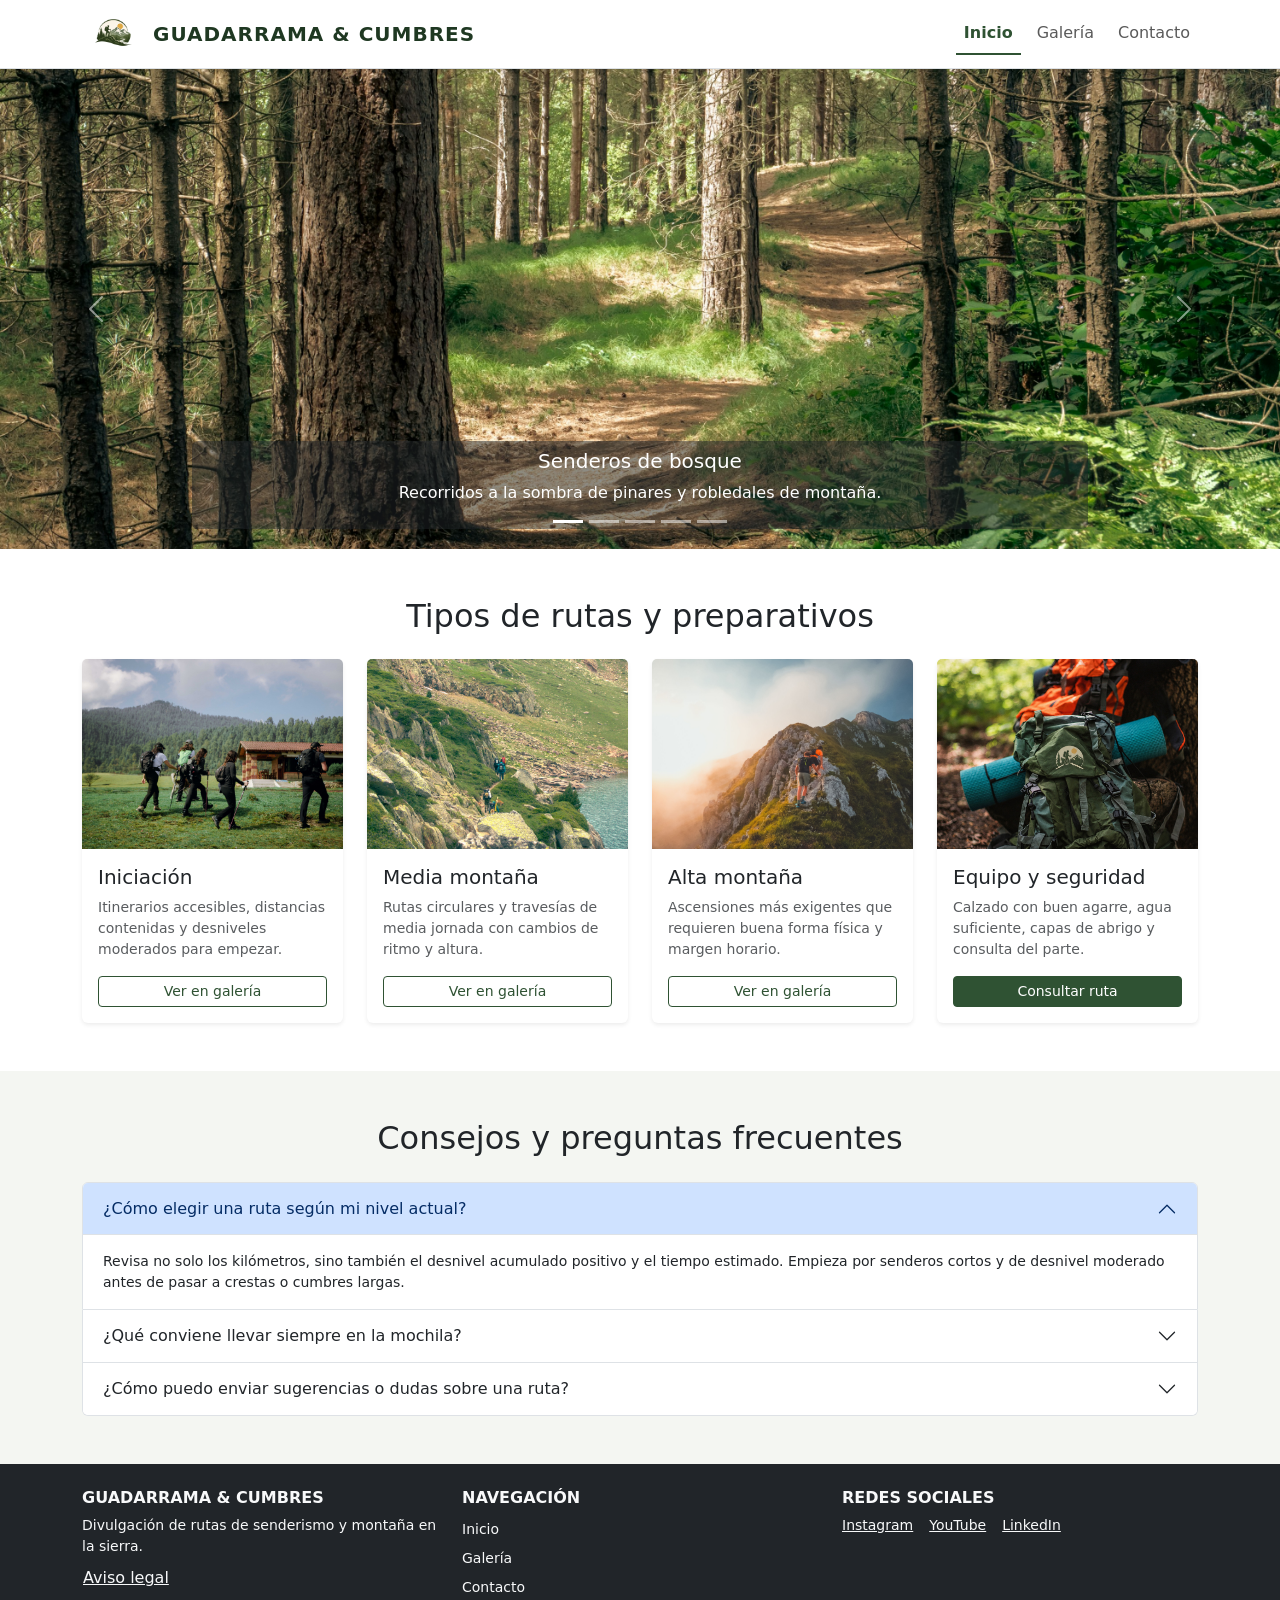
<file: index.html>
<!DOCTYPE html>
<html lang="es">
<head>
  <meta charset="UTF-8">
  <meta name="viewport" content="width=device-width, initial-scale=1.0">
  <title>Guadarrama &amp; Cumbres | Inicio</title>
  <link href="https://cdn.jsdelivr.net/npm/bootstrap@5.3.3/dist/css/bootstrap.min.css" rel="stylesheet" integrity="sha384-QWTKZyjpPEjISv5WaRU9OFeRpok6YctnYmDr5pNlyT2bRjXh0JMhjY6hW+ALEwIH" crossorigin="anonymous">
  <link rel="stylesheet" href="css/styles.css">
</head>
<body class="d-flex flex-column min-vh-100">

  <!-- HEADER: Logotipo/nombre + navegación con página activa -->
  <header class="sticky-top">
    <nav class="navbar navbar-expand-lg navbar-light bg-white border-bottom shadow-sm">
      <div class="container">
        <a class="navbar-brand d-flex align-items-center gap-2 fw-bold" href="index.html">
          <img src="img/logo-cumbres.png" alt="Logo de Guadarrama y Cumbres" width="1536" height="1024" class="logo-navbar">
          <span>GUADARRAMA &amp; CUMBRES</span>
        </a>

        <button class="navbar-toggler" type="button" data-bs-toggle="collapse" data-bs-target="#menuPrincipal" aria-controls="menuPrincipal" aria-expanded="false" aria-label="Alternar navegación">
          <span class="navbar-toggler-icon"></span>
        </button>

        <div class="collapse navbar-collapse" id="menuPrincipal">
          <ul class="navbar-nav ms-auto gap-lg-2">
            <li class="nav-item">
              <a class="nav-link active fw-semibold border-bottom border-2" aria-current="page" href="index.html">Inicio</a>
            </li>
            <li class="nav-item">
              <a class="nav-link" href="views/galeria.html">Galería</a>
            </li>
            <li class="nav-item">
              <a class="nav-link" href="views/contacto.html">Contacto</a>
            </li>
          </ul>
        </div>
      </div>
    </nav>
  </header>

  <main class="flex-grow-1">

    <!-- 1. CARRUSEL DE IMÁGENES (mínimo 5 imágenes) -->
    <section aria-label="Rutas destacadas en carrusel">
      <div id="carruselRutas" class="carousel slide" data-bs-ride="carousel">
        <div class="carousel-indicators">
          <button type="button" data-bs-target="#carruselRutas" data-bs-slide-to="0" class="active" aria-current="true" aria-label="Ruta 1"></button>
          <button type="button" data-bs-target="#carruselRutas" data-bs-slide-to="1" aria-label="Ruta 2"></button>
          <button type="button" data-bs-target="#carruselRutas" data-bs-slide-to="2" aria-label="Ruta 3"></button>
          <button type="button" data-bs-target="#carruselRutas" data-bs-slide-to="3" aria-label="Ruta 4"></button>
          <button type="button" data-bs-target="#carruselRutas" data-bs-slide-to="4" aria-label="Ruta 5"></button>
        </div>

        <div class="carousel-inner">
          <div class="carousel-item active">
            <img src="img/ruta-bosque.jpg" width="3000" height="2000" class="d-block w-100" alt="Sendero entre pinos en la sierra">
            <div class="carousel-caption  d-md-block bg-dark bg-opacity-50 rounded p-2">
              <h5>Senderos de bosque</h5>
              <p>Recorridos a la sombra de pinares y robledales de montaña.</p>
            </div>
          </div>

          <div class="carousel-item">
            <img src="img/collado-sierra.jpg" class="d-block w-100" alt="Collado con vistas a la sierra">
            <div class="carousel-caption d-md-block bg-dark bg-opacity-50 rounded p-2">
              <h5>Collados y pasos naturales</h5>
              <p>Transiciones abiertas con panorámicas amplias del valle.</p>
            </div>
          </div>

          <div class="carousel-item">
            <img src="img/cumbre-rocosa.jpg" width="4160" height="6240" class="d-block w-100" alt="Cumbre rocosa en altura">
            <div class="carousel-caption d-md-block bg-dark bg-opacity-50 rounded p-2">
              <h5>Cumbres y miradores</h5>
              <p>Jornadas con mayor desnivel y vistas sobre el cordal.</p>
            </div>
          </div>

          <div class="carousel-item">
            <img src="img/arroyo-pradera.jpg" width="3648" height="5472" class="d-block w-100" alt="Arroyo junto a pradera alpina">
            <div class="carousel-caption d-md-block bg-dark bg-opacity-50 rounded p-2">
              <h5>Praderas y arroyos</h5>
              <p>Tramos tranquilos ideales para caminar a ritmo constante.</p>
            </div>
          </div>

          <div class="carousel-item">
            <img src="img/atardecer-cumbres.jpg" width="6720" height="4476" class="d-block w-100" alt="Atardecer sobre las montañas">
            <div class="carousel-caption d-md-block bg-dark bg-opacity-50 rounded p-2">
              <h5>Luz de última hora</h5>
              <p>Planificación cuidadosa para disfrutar del regreso con margen.</p>
            </div>
          </div>
        </div>

        <button class="carousel-control-prev" type="button" data-bs-target="#carruselRutas" data-bs-slide="prev">
          <span class="carousel-control-prev-icon" aria-hidden="true"></span>
          <span class="visually-hidden">Anterior</span>
        </button>
        <button class="carousel-control-next" type="button" data-bs-target="#carruselRutas" data-bs-slide="next">
          <span class="carousel-control-next-icon" aria-hidden="true"></span>
          <span class="visually-hidden">Siguiente</span>
        </button>
      </div>
    </section>

    <!-- 2. SECCIÓN COMPUESTA POR 4 CARDS -->
    <section id="seccion-cards" class="py-5">
      <div class="container">
        <h2 class="text-center mb-4">Tipos de rutas y preparativos</h2>
        <div class="row row-cols-1 row-cols-sm-2 row-cols-lg-4 g-4">
          <div class="col">
            <div class="card h-100 shadow-sm border-0">
              <img src="img/card-iniciacion.jpg"  width="6960" height="4640" class="card-img-top" alt="Ruta de iniciación">
              <div class="card-body d-flex flex-column">
                <h3 class="card-title h5">Iniciación</h3>
                <p class="card-text small text-muted">Itinerarios accesibles, distancias contenidas y desniveles moderados para empezar.</p>
                <a href="views/galeria.html" class="btn btn-outline-cumbres btn-sm mt-auto">Ver en galería</a>
              </div>
            </div>
          </div>

          <div class="col">
            <div class="card h-100 shadow-sm border-0">
              <img src="img/card-media.jpg"  width="3371" height="5493" class="card-img-top" alt="Ruta de media montaña">
              <div class="card-body d-flex flex-column">
                <h3 class="card-title h5">Media montaña</h3>
                <p class="card-text small text-muted">Rutas circulares y travesías de media jornada con cambios de ritmo y altura.</p>
                <a href="views/galeria.html" class="btn btn-outline-cumbres btn-sm mt-auto">Ver en galería</a>
              </div>
            </div>
          </div>

          <div class="col">
            <div class="card h-100 shadow-sm border-0">
              <img src="img/card-alta.jpg"  width="3000" height="4000" class="card-img-top" alt="Ruta de alta montaña">
              <div class="card-body d-flex flex-column">
                <h3 class="card-title h5">Alta montaña</h3>
                <p class="card-text small text-muted">Ascensiones más exigentes que requieren buena forma física y margen horario.</p>
                <a href="views/galeria.html" class="btn btn-outline-cumbres btn-sm mt-auto">Ver en galería</a>
              </div>
            </div>
          </div>

          <div class="col">
            <div class="card h-100 shadow-sm border-0">
              <img src="img/card-material.jpg"  width="1024" height="1536" class="card-img-top" alt="Calzado y mochila de senderismo">
              <div class="card-body d-flex flex-column">
                <h3 class="card-title h5">Equipo y seguridad</h3>
                <p class="card-text small text-muted">Calzado con buen agarre, agua suficiente, capas de abrigo y consulta del parte.</p>
                <a href="views/contacto.html" class="btn btn-cumbres btn-sm mt-auto">Consultar ruta</a>
              </div>
            </div>
          </div>
        </div>
      </div>
    </section>

    <!-- 3. SECCIÓN CON UN ELEMENTO DE BOOTSTRAP A ELECCIÓN (Accordion) -->
    <section id="seccion-extra" class="py-5 bg-cumbres-suave">
      <div class="container">
        <h2 class="text-center mb-4">Consejos y preguntas frecuentes</h2>
        <div class="accordion" id="accordionMontana">
          <div class="accordion-item">
            <h3 class="accordion-header" id="headingOne">
              <button class="accordion-button" type="button" data-bs-toggle="collapse" data-bs-target="#collapseOne" aria-expanded="true" aria-controls="collapseOne">
                ¿Cómo elegir una ruta según mi nivel actual?
              </button>
            </h3>
            <div id="collapseOne" class="accordion-collapse collapse show" aria-labelledby="headingOne" data-bs-parent="#accordionMontana">
              <div class="accordion-body small">
                Revisa no solo los kilómetros, sino también el desnivel acumulado positivo y el tiempo estimado. Empieza por senderos cortos y de desnivel moderado antes de pasar a crestas o cumbres largas.
              </div>
            </div>
          </div>

          <div class="accordion-item">
            <h3 class="accordion-header" id="headingTwo">
              <button class="accordion-button collapsed" type="button" data-bs-toggle="collapse" data-bs-target="#collapseTwo" aria-expanded="false" aria-controls="collapseTwo">
                ¿Qué conviene llevar siempre en la mochila?
              </button>
            </h3>
            <div id="collapseTwo" class="accordion-collapse collapse" aria-labelledby="headingTwo" data-bs-parent="#accordionMontana">
              <div class="accordion-body small">
                Agua, algo de comida energética, cortavientos o prenda de abrigo (la temperatura cambia rápido en altura), protección solar, batería cargada y el track o mapa descargado.
              </div>
            </div>
          </div>

          <div class="accordion-item">
            <h3 class="accordion-header" id="headingThree">
              <button class="accordion-button collapsed" type="button" data-bs-toggle="collapse" data-bs-target="#collapseThree" aria-expanded="false" aria-controls="collapseThree">
                ¿Cómo puedo enviar sugerencias o dudas sobre una ruta?
              </button>
            </h3>
            <div id="collapseThree" class="accordion-collapse collapse" aria-labelledby="headingThree" data-bs-parent="#accordionMontana">
              <div class="accordion-body small">
                Puedes escribirnos desde la página de contacto indicando la zona, tus datos y cualquier comentario adicional para que revisemos tu consulta.
              </div>
            </div>
          </div>
        </div>
      </div>
    </section>

  </main>

  <!-- FOOTER: 1) Empresa y aviso legal, 2) Segundo menú, 3) Redes sociales -->
  <footer class="bg-dark text-light py-4 mt-auto">
    <div class="container">
      <div class="row gy-4">
        <div class="col-12 col-lg-4">
          <p class="h6 fw-bold text-uppercase">Guadarrama &amp; Cumbres</p>
          <p class="small mb-2">Divulgación de rutas de senderismo y montaña en la sierra.</p>
          <button type="button" class="btn btn-link link-light small text-decoration-underline p-0 align-baseline" data-bs-toggle="modal" data-bs-target="#modalAvisoLegal">
            Aviso legal
          </button>
        </div>

        <div class="col-12 col-lg-4">
          <p class="h6 fw-bold text-uppercase">Navegación</p>
          <ul class="list-unstyled small mb-0">
            <li><a href="index.html" class="link-light text-decoration-none d-block py-1">Inicio</a></li>
            <li><a href="views/galeria.html" class="link-light text-decoration-none d-block py-1">Galería</a></li>
            <li><a href="views/contacto.html" class="link-light text-decoration-none d-block py-1">Contacto</a></li>
          </ul>
        </div>

        <div class="col-12 col-lg-4">
          <p class="h6 fw-bold text-uppercase">Redes sociales</p>
          <div class="d-flex gap-3">
            <a href="https://www.instagram.com/" target="_blank" rel="noopener noreferrer" class="link-light small">Instagram</a>
            <a href="https://www.youtube.com/" target="_blank" rel="noopener noreferrer" class="link-light small">YouTube</a>
            <a href="https://www.linkedin.com/" target="_blank" rel="noopener noreferrer" class="link-light small">LinkedIn</a>
          </div>
        </div>
      </div>
    </div>
  </footer>

  <script src="https://cdn.jsdelivr.net/npm/bootstrap@5.3.3/dist/js/bootstrap.bundle.min.js" integrity="sha384-YvpcrYf0tY3lHB60NNkmXc5s9fDVZLESaAA55NDzOxhy9GkcIdslK1eN7N6jIeHz" crossorigin="anonymous"></script>

  <!-- MODAL DE AVISO LEGAL -->
  <div class="modal fade" id="modalAvisoLegal" tabindex="-1" aria-labelledby="tituloAvisoLegal" aria-hidden="true">
    <div class="modal-dialog modal-lg modal-dialog-scrollable">
      <div class="modal-content text-dark">
        <div class="modal-header">
          <h2 class="modal-title h5 mb-0" id="tituloAvisoLegal">Aviso legal</h2>
          <button type="button" class="btn-close" data-bs-dismiss="modal" aria-label="Cerrar"></button>
        </div>
        <div class="modal-body small">
          <p class="fw-semibold mb-1">1. Objeto y finalidad del sitio</p>
          <p>El sitio web <strong>Guadarrama &amp; Cumbres</strong> ha sido desarrollado con fines divulgativos y académicos para presentar rutas de senderismo, galería fotográfica de montaña y un formulario de contacto con mapa interactivo.</p>

          <p class="fw-semibold mb-1">2. Propiedad intelectual</p>
          <p>Los textos, estructura, código y recursos gráficos utilizados en este proyecto pertenecen a sus respectivos autores o se emplean bajo las condiciones de uso correspondientes al ejercicio académico.</p>

          <p class="fw-semibold mb-1">3. Responsabilidad y geolocalización</p>
          <p>La información de rutas y el mapa interactivo tienen carácter orientativo. El uso de la geolocalización en el navegador requiere el consentimiento previo del usuario y, si no se concede o no está disponible, el mapa muestra una ubicación de referencia.</p>

          <p class="fw-semibold mb-1 mb-0">4. Protección de datos y almacenamiento local</p>
          <p class="mb-0">Este sitio estático no dispone de servidor de almacenamiento externo; los datos introducidos en el formulario de contacto se validan en el cliente y se gestionan localmente en el navegador sin fines comerciales.</p>
        </div>
        <div class="modal-footer">
          <button type="button" class="btn btn-secondary btn-sm" data-bs-dismiss="modal">Cerrar</button>
        </div>
      </div>
    </div>
  </div>

</body>
</html>
</file>
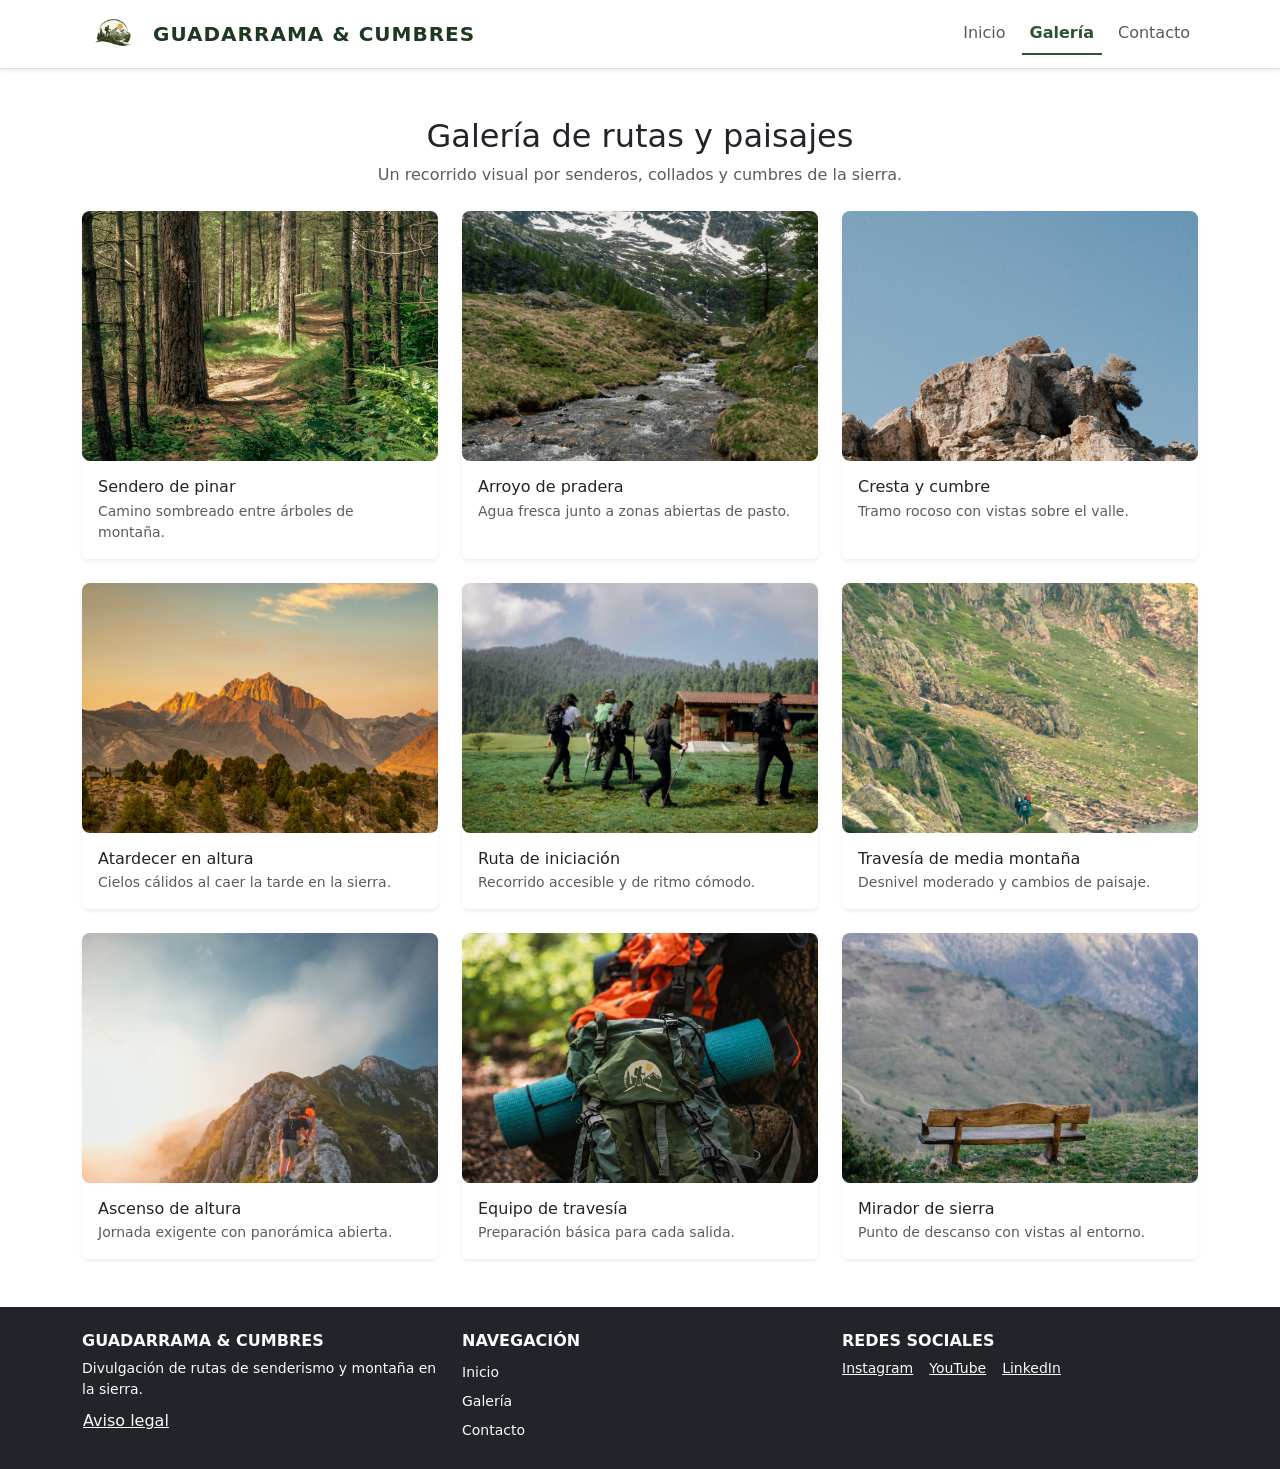
<file: views/galeria.html>
<!DOCTYPE html>
<html lang="es">
<head>
  <meta charset="UTF-8">
  <meta name="viewport" content="width=device-width, initial-scale=1.0">
  <title>Guadarrama &amp; Cumbres | Galería</title>
  <link href="https://cdn.jsdelivr.net/npm/bootstrap@5.3.3/dist/css/bootstrap.min.css" rel="stylesheet" integrity="sha384-QWTKZyjpPEjISv5WaRU9OFeRpok6YctnYmDr5pNlyT2bRjXh0JMhjY6hW+ALEwIH" crossorigin="anonymous">
  <link rel="stylesheet" href="../css/styles.css">
</head>
<body class="d-flex flex-column min-vh-100">

  <!-- HEADER: Logotipo/nombre + navegación con página activa -->
  <header class="sticky-top">
    <nav class="navbar navbar-expand-lg navbar-light bg-white border-bottom shadow-sm">
      <div class="container">
        <a class="navbar-brand d-flex align-items-center gap-2 fw-bold" href="../index.html">
          <img src="../img/logo-cumbres.png" alt="Logo de Guadarrama y Cumbres" width="1536" height="1024" class="logo-navbar">
          <span>GUADARRAMA &amp; CUMBRES</span>
        </a>

        <button class="navbar-toggler" type="button" data-bs-toggle="collapse" data-bs-target="#menuPrincipal" aria-controls="menuPrincipal" aria-expanded="false" aria-label="Alternar navegación">
          <span class="navbar-toggler-icon"></span>
        </button>

        <div class="collapse navbar-collapse" id="menuPrincipal">
          <ul class="navbar-nav ms-auto gap-lg-2">
            <li class="nav-item">
              <a class="nav-link" href="../index.html">Inicio</a>
            </li>
            <li class="nav-item">
              <a class="nav-link active fw-semibold border-bottom border-2" aria-current="page" href="galeria.html">Galería</a>
            </li>
            <li class="nav-item">
              <a class="nav-link" href="contacto.html">Contacto</a>
            </li>
          </ul>
        </div>
      </div>
    </nav>
  </header>

  <main class="flex-grow-1 py-5">
    <section class="container">
      <div class="text-center mb-4">
        <h1 class="h2 mb-2">Galería de rutas y paisajes</h1>
        <p class="text-muted mb-0">Un recorrido visual por senderos, collados y cumbres de la sierra.</p>
      </div>

      <!-- CUADRÍCULA DE 9 IMÁGENES (mínimo 9 exigido) -->
      <div class="row row-cols-1 row-cols-sm-2 row-cols-lg-3 g-4">
        <!-- 1: 3000x2000 (horizontal) -->
        <div class="col">
          <figure class="card h-100 shadow-sm border-0 mb-0">
            <div class="galeria-card">
              <img src="../img/ruta-bosque.jpg" width="3000" height="2000" class="card-horizontal" alt="Sendero entre pinos en la sierra">
            </div>
            <figcaption class="card-body">
              <h2 class="h6 card-title mb-1">Sendero de pinar</h2>
              <p class="card-text small text-muted mb-0">Camino sombreado entre árboles de montaña.</p>
            </figcaption>
          </figure>
        </div>

        <!-- 2: 3648x5472 (vertical) -->
        <div class="col">
          <figure class="card h-100 shadow-sm border-0 mb-0">
            <div class="galeria-card">
              <img src="../img/arroyo-pradera.jpg" width="3648" height="5472" class="card-vertical-center" alt="Arroyo junto a pradera alpina">
            </div>
            <figcaption class="card-body">
              <h2 class="h6 card-title mb-1">Arroyo de pradera</h2>
              <p class="card-text small text-muted mb-0">Agua fresca junto a zonas abiertas de pasto.</p>
            </figcaption>
          </figure>
        </div>

        <!-- 3: 4160x6240 (vertical) -->
        <div class="col">
          <figure class="card h-100 shadow-sm border-0 mb-0">
            <div class="galeria-card">
              <img src="../img/cumbre-rocosa.jpg" width="4160" height="6240" class="card-vertical-top" alt="Cumbre rocosa en altura">
            </div>
            <figcaption class="card-body">
              <h2 class="h6 card-title mb-1">Cresta y cumbre</h2>
              <p class="card-text small text-muted mb-0">Tramo rocoso con vistas sobre el valle.</p>
            </figcaption>
          </figure>
        </div>

        <!-- 4: 6720x4476 (horizontal) -->
        <div class="col">
          <figure class="card h-100 shadow-sm border-0 mb-0">
            <div class="galeria-card">
              <img src="../img/atardecer-cumbres.jpg" width="6720" height="4476" class="card-horizontal" alt="Atardecer sobre las montañas">
            </div>
            <figcaption class="card-body">
              <h2 class="h6 card-title mb-1">Atardecer en altura</h2>
              <p class="card-text small text-muted mb-0">Cielos cálidos al caer la tarde en la sierra.</p>
            </figcaption>
          </figure>
        </div>

        <!-- 5: 6960x4640 (horizontal) -->
        <div class="col">
          <figure class="card h-100 shadow-sm border-0 mb-0">
            <div class="galeria-card">
              <img src="../img/card-iniciacion.jpg" width="6960" height="4640" class="card-horizontal" alt="Sendero de iniciación en montaña">
            </div>
            <figcaption class="card-body">
              <h2 class="h6 card-title mb-1">Ruta de iniciación</h2>
              <p class="card-text small text-muted mb-0">Recorrido accesible y de ritmo cómodo.</p>
            </figcaption>
          </figure>
        </div>

        <!-- 6: 3371x5493 (vertical) -->
        <div class="col">
          <figure class="card h-100 shadow-sm border-0 mb-0">
            <div class="galeria-card">
              <img src="../img/card-media.jpg" width="3371" height="5493" class="card-vertical-top" alt="Travesía de media montaña">
            </div>
            <figcaption class="card-body">
              <h2 class="h6 card-title mb-1">Travesía de media montaña</h2>
              <p class="card-text small text-muted mb-0">Desnivel moderado y cambios de paisaje.</p>
            </figcaption>
          </figure>
        </div>

        <!-- 7: 3000x4000 (vertical) -->
        <div class="col">
          <figure class="card h-100 shadow-sm border-0 mb-0">
            <div class="galeria-card">
              <img src="../img/card-alta.jpg" width="3000" height="4000" class="card-vertical-top" alt="Ascenso en alta montaña">
            </div>
            <figcaption class="card-body">
              <h2 class="h6 card-title mb-1">Ascenso de altura</h2>
              <p class="card-text small text-muted mb-0">Jornada exigente con panorámica abierta.</p>
            </figcaption>
          </figure>
        </div>

        <!-- 8: 1024x1536 (vertical) -->
        <div class="col">
          <figure class="card h-100 shadow-sm border-0 mb-0">
            <div class="galeria-card">
              <img src="../img/card-material.jpg" width="1024" height="1536" class="card-vertical-center" alt="Equipo de montaña y mochila">
            </div>
            <figcaption class="card-body">
              <h2 class="h6 card-title mb-1">Equipo de travesía</h2>
              <p class="card-text small text-muted mb-0">Preparación básica para cada salida.</p>
            </figcaption>
          </figure>
        </div>

        <!-- 9: completa las 9 imágenes obligatorias -->
        <div class="col">
          <figure class="card h-100 shadow-sm border-0 mb-0">
            <div class="galeria-card">
              <img src="../img/galeria-mirador.jpg" width='3648' height='2593' class="card-horizontal" alt="Mirador y sendero en la sierra">
            </div>
            <figcaption class="card-body">
              <h2 class="h6 card-title mb-1">Mirador de sierra</h2>
              <p class="card-text small text-muted mb-0">Punto de descanso con vistas al entorno.</p>
            </figcaption>
          </figure>
        </div>
      </div>
    </section>
  </main>

  <!-- FOOTER: 1) Empresa y aviso legal, 2) Segundo menú, 3) Redes sociales -->
  <footer class="bg-dark text-light py-4 mt-auto">
    <div class="container">
      <div class="row gy-4">
        <div class="col-12 col-lg-4">
          <p class="h6 fw-bold text-uppercase">Guadarrama &amp; Cumbres</p>
          <p class="small mb-2">Divulgación de rutas de senderismo y montaña en la sierra.</p>
          <button type="button" class="btn btn-link link-light small text-decoration-underline p-0 align-baseline" data-bs-toggle="modal" data-bs-target="#modalAvisoLegal">
            Aviso legal
          </button>
        </div>

        <div class="col-12 col-lg-4">
          <p class="h6 fw-bold text-uppercase">Navegación</p>
          <ul class="list-unstyled small mb-0">
            <li><a href="../index.html" class="link-light text-decoration-none d-block py-1">Inicio</a></li>
            <li><a href="galeria.html" class="link-light text-decoration-none d-block py-1">Galería</a></li>
            <li><a href="contacto.html" class="link-light text-decoration-none d-block py-1">Contacto</a></li>
          </ul>
        </div>

        <div class="col-12 col-lg-4">
          <p class="h6 fw-bold text-uppercase">Redes sociales</p>
          <div class="d-flex gap-3">
            <a href="https://www.instagram.com/" target="_blank" rel="noopener noreferrer" class="link-light small">Instagram</a>
            <a href="https://www.youtube.com/" target="_blank" rel="noopener noreferrer" class="link-light small">YouTube</a>
            <a href="https://www.linkedin.com/" target="_blank" rel="noopener noreferrer" class="link-light small">LinkedIn</a>
          </div>
        </div>
      </div>
    </div>
  </footer>

  <script src="https://cdn.jsdelivr.net/npm/bootstrap@5.3.3/dist/js/bootstrap.bundle.min.js" integrity="sha384-YvpcrYf0tY3lHB60NNkmXc5s9fDVZLESaAA55NDzOxhy9GkcIdslK1eN7N6jIeHz" crossorigin="anonymous"></script>

<!-- MODAL DE AVISO LEGAL -->
  <div class="modal fade" id="modalAvisoLegal" tabindex="-1" role="dialog" aria-modal="true" aria-labelledby="tituloAvisoLegal" aria-hidden="true">
    <div class="modal-dialog modal-lg modal-dialog-scrollable">
      <div class="modal-content text-dark">
        <div class="modal-header">
          <h2 class="modal-title h5 mb-0" id="tituloAvisoLegal">Aviso legal</h2>
          <button type="button" class="btn-close" data-bs-dismiss="modal" aria-label="Cerrar"></button>
        </div>
        <div class="modal-body small">
          <p class="fw-semibold mb-1">1. Objeto y finalidad del sitio</p>
          <p>El sitio web <strong>Guadarrama &amp; Cumbres</strong> ha sido desarrollado con fines divulgativos y académicos para presentar rutas de senderismo, galería fotográfica de montaña y un formulario de contacto con mapa interactivo.</p>

          <p class="fw-semibold mb-1">2. Propiedad intelectual</p>
          <p>Los textos, estructura, código y recursos gráficos utilizados en este proyecto pertenecen a sus respectivos autores o se emplean bajo las condiciones de uso correspondientes al ejercicio académico.</p>

          <p class="fw-semibold mb-1">3. Responsabilidad y geolocalización</p>
          <p>La información de rutas y el mapa interactivo tienen carácter orientativo. El uso de la geolocalización en el navegador requiere el consentimiento previo del usuario y, si no se concede o no está disponible, el mapa muestra una ubicación de referencia.</p>

          <p class="fw-semibold mb-1 mb-0">4. Protección de datos y almacenamiento local</p>
          <p class="mb-0">Este sitio estático no dispone de servidor de almacenamiento externo; los datos introducidos en el formulario de contacto se validan en el cliente y se gestionan localmente en el navegador sin fines comerciales.</p>
        </div>
        <div class="modal-footer">
          <button type="button" class="btn btn-secondary btn-sm" data-bs-dismiss="modal">Cerrar</button>
        </div>
      </div>
    </div>
  </div>

</body>
</html>
</file>
<file: css/styles.css>
:root {
  --cumbres-primario: #2f5233;
  --cumbres-primario-oscuro: #1f3822;
  --cumbres-suave: #f4f6f2;
}

main,
section[id] {
  scroll-margin-top: 84px;
}

.bg-cumbres-suave {
  background-color: var(--cumbres-suave);
}

.navbar-brand span {
  letter-spacing: 0.05em;
  color: var(--cumbres-primario-oscuro);
}

.logo-navbar {
  height: 38px;
  width: auto;
}

.nav-link.active {
  color: var(--cumbres-primario) !important;
  border-color: var(--cumbres-primario) !important;
}

.btn-cumbres {
  background-color: var(--cumbres-primario);
  border-color: var(--cumbres-primario);
  color: #ffffff;
}

.btn-cumbres:hover {
  background-color: var(--cumbres-primario-oscuro);
  border-color: var(--cumbres-primario-oscuro);
  color: #ffffff;
}

.btn-outline-cumbres {
  border-color: var(--cumbres-primario);
  color: var(--cumbres-primario);
}

.btn-outline-cumbres:hover {
  background-color: var(--cumbres-primario);
  border-color: var(--cumbres-primario);
  color: #ffffff;
}

/* Carrusel */
#carruselRutas .carousel-item img {
  width: 100%;
  height: 450px;
  object-fit: cover;
}

/* Cards */
#seccion-cards .card-img-top {
  width: 100%;
  height: 190px;
  object-fit: cover;
}

#seccion-cards .card-horizontal {
  object-position: center center;
}

#seccion-cards .card-vertical-top {
  object-position: center 25%;
}

#seccion-cards .card-vertical-center {
  object-position: center 45%;
}

/* Galería: efecto visual al pasar el ratón */
.galeria-card {
  overflow: hidden;
  border-radius: 0.5rem;
}

.galeria-card img {
  width: 100%;
  height: 250px;
  object-fit: cover;
  display: block;
  transition: transform 0.35s ease, filter 0.35s ease;
}

.galeria-card:hover img {
  transform: scale(1.06);
  filter: brightness(0.92);
}

.galeria-card .card-horizontal {
  object-position: center center;
}

.galeria-card .card-vertical-top {
  object-position: center 25%;
}

.galeria-card .card-vertical-center {
  object-position: center 45%;
}

/* Mapa dinámico */
#mapa {
  width: 100%;
  height: 360px;
  min-height: 360px;
  border-radius: 0.5rem;
  background-color: #eef2ed;
  overflow: hidden;
  z-index: 1;
}

/* Ajustes para pantalla pequeña (sm) */
@media (max-width: 576px) {
  .logo-navbar {
    height: 32px;
  }

  .navbar-brand {
    font-size: 0.9rem;
    gap: 0.35rem !important;
  }

  .navbar-brand span {
    letter-spacing: 0.02em;
  }

  #carruselRutas .carousel-item img {
    height: 280px;
  }

  #carruselRutas .carousel-caption {
    bottom: 1.5rem;
    left: 12%;
    right: 12%;
    padding: 0.4rem 0.6rem !important;
  }

  #carruselRutas .carousel-caption h5 {
    font-size: 0.9rem;
    margin-bottom: 0.15rem;
  }

  #carruselRutas .carousel-caption p {
    font-size: 0.75rem;
    line-height: 1.25;
  }

  .galeria-card img {
    height: 200px;
  }

  #mapa {
    height: 280px;
    min-height: 280px;
  }
}

/* Ajustes para pantalla grande (lg) */
@media (min-width: 992px) {
  .logo-navbar {
    height: 42px;
  }

  #carruselRutas .carousel-item img {
    height: 480px;
  }

  #mapa {
    height: 400px;
    min-height: 400px;
  }
}
</file>
